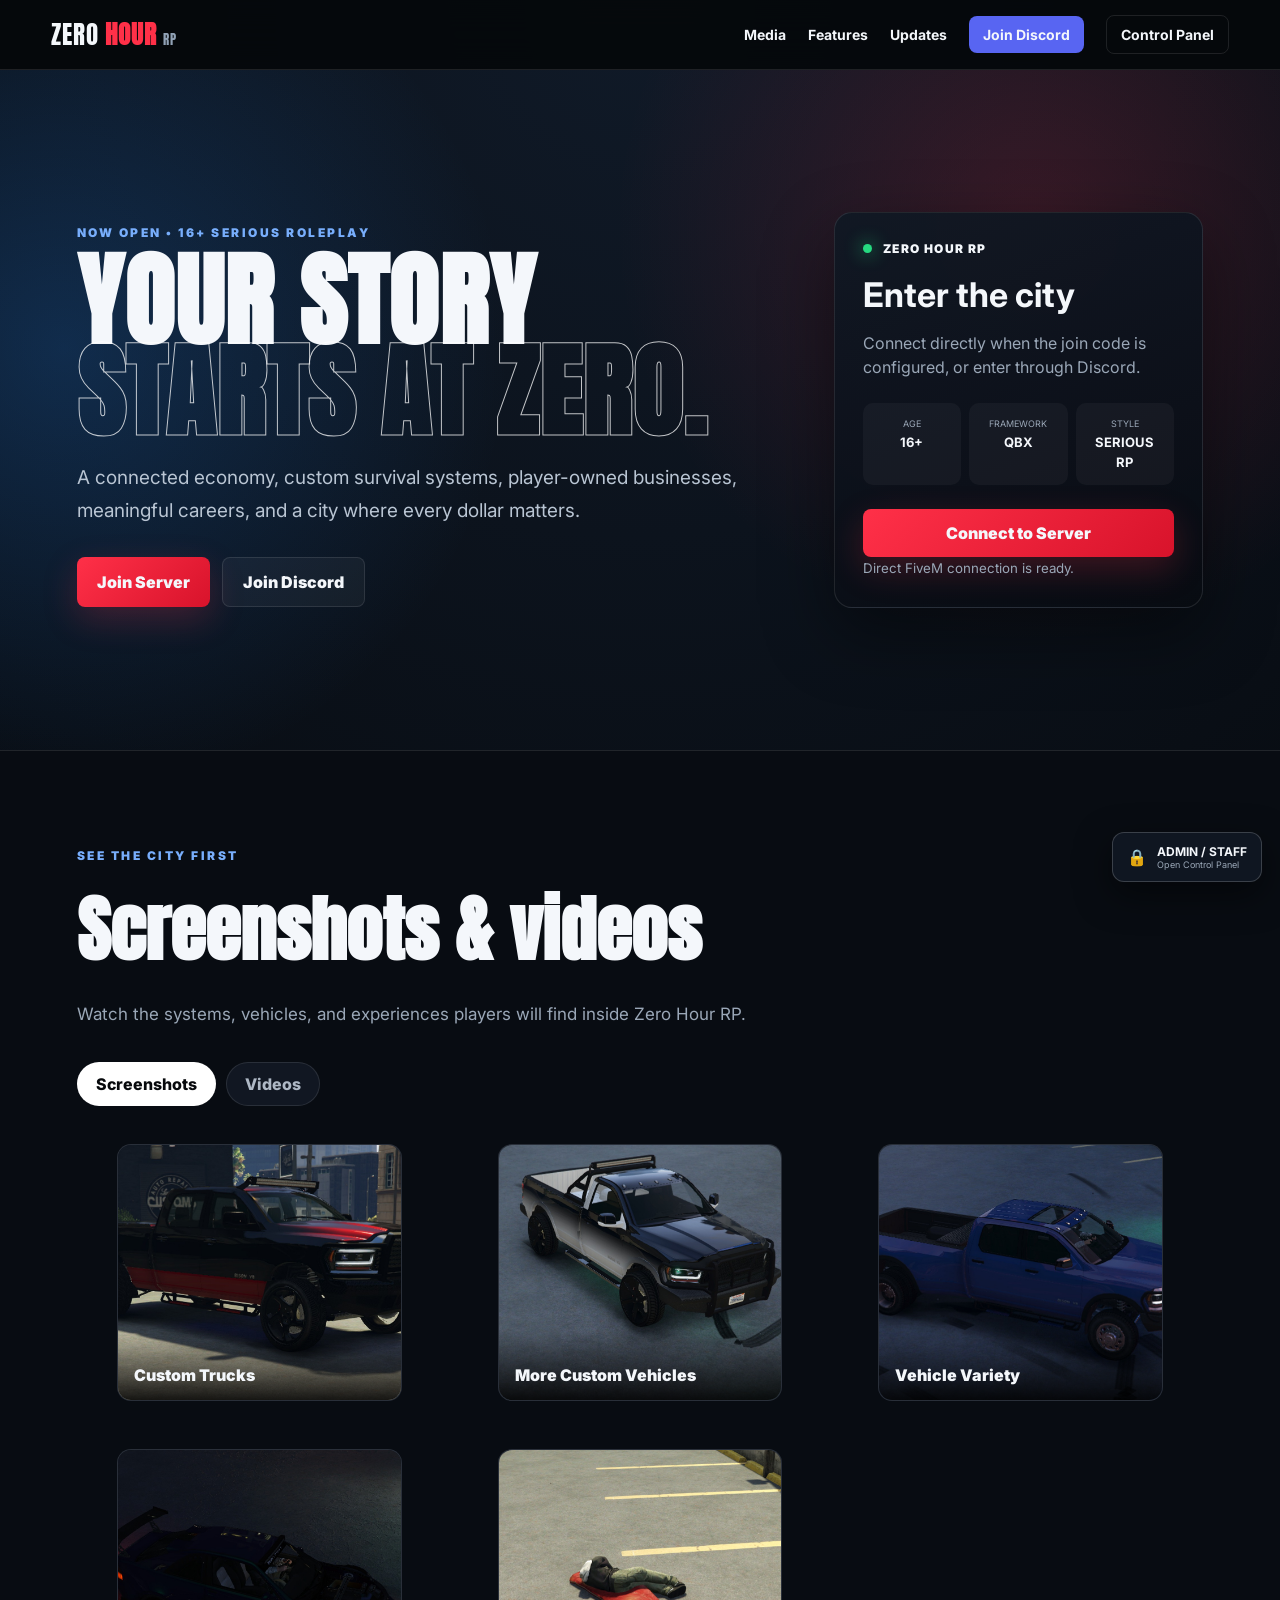
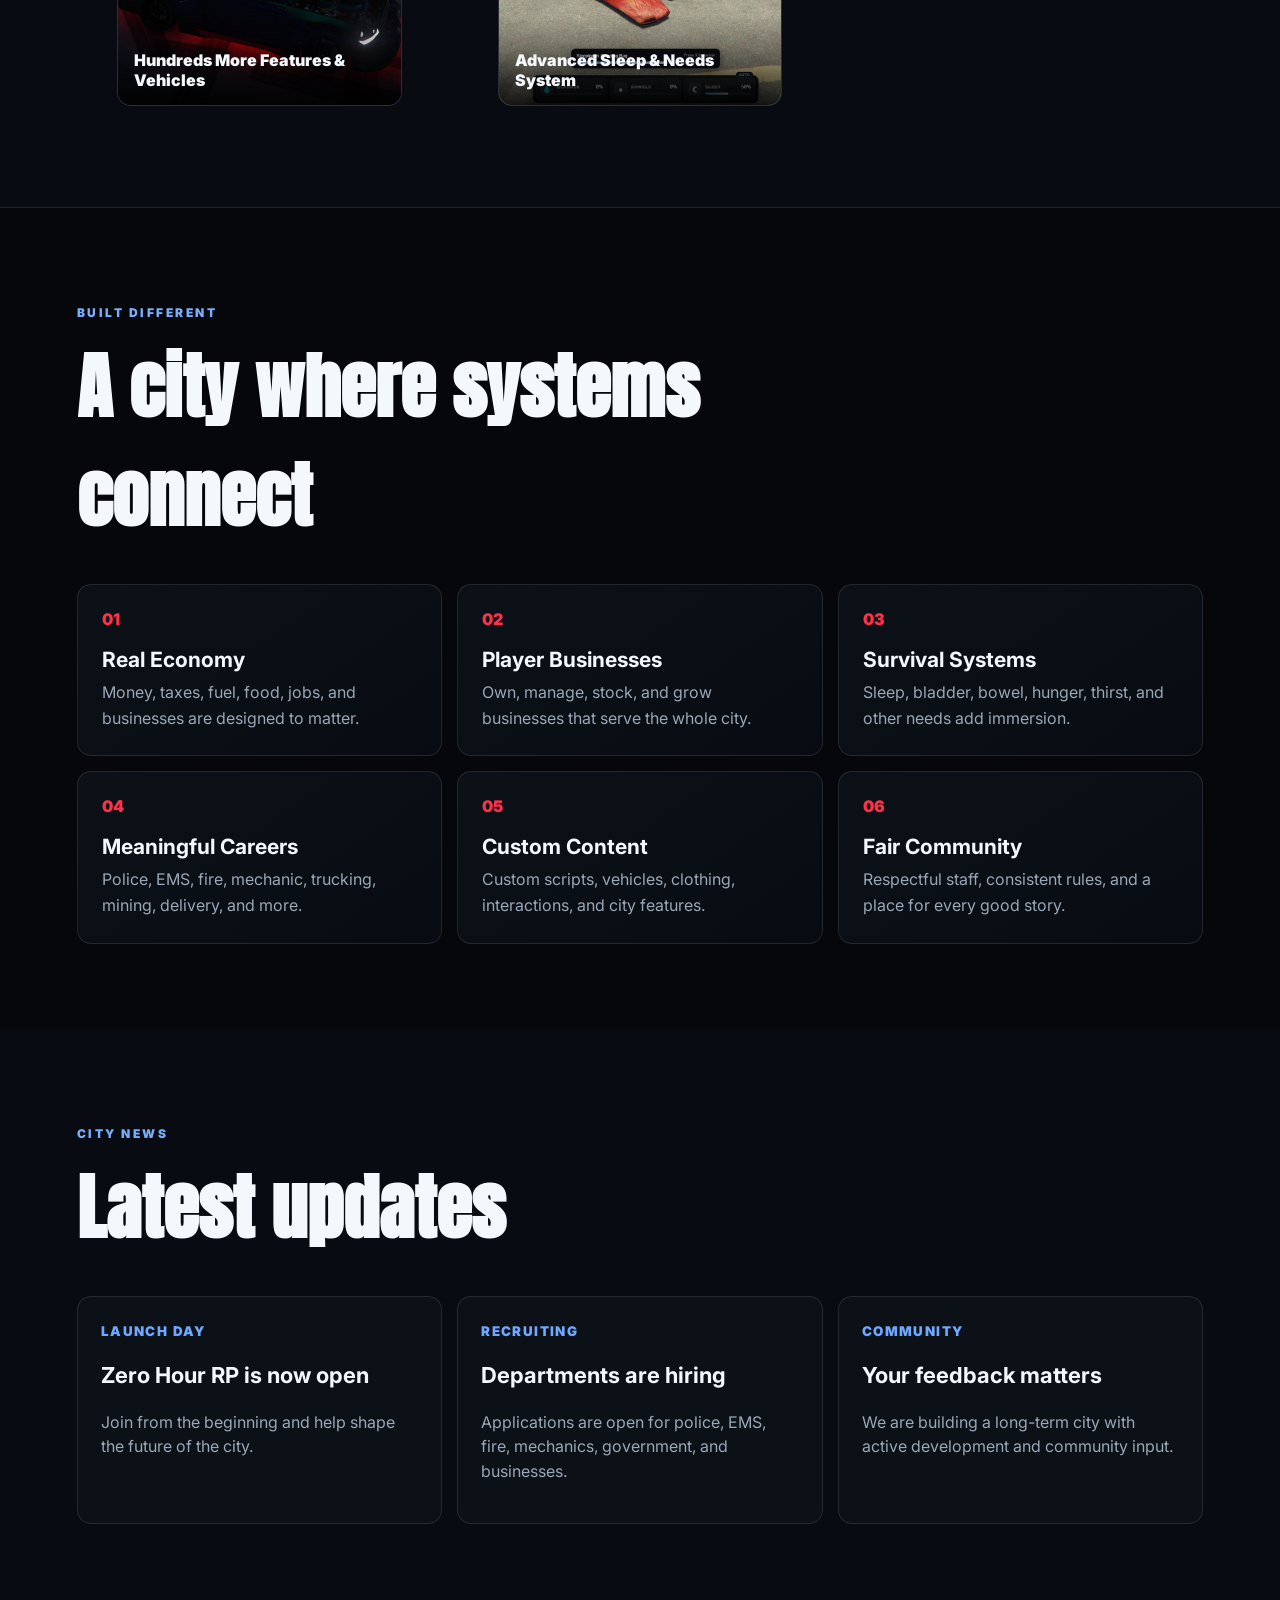
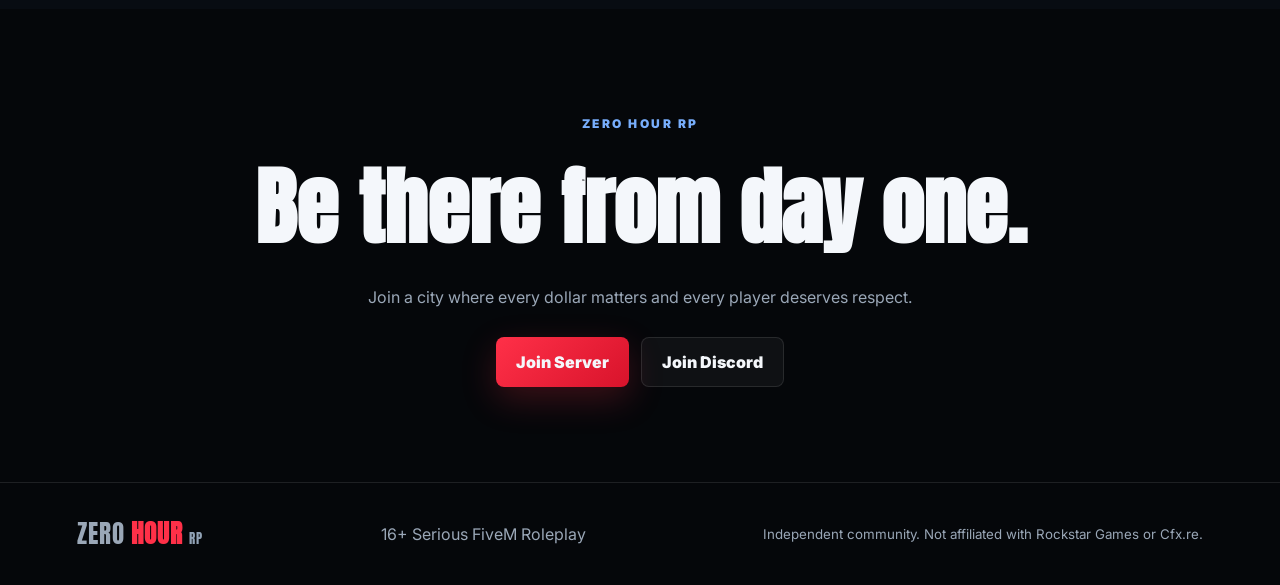
<file: index.html>
<!doctype html>
<html lang="en">
<head>
  <meta charset="utf-8">
  <meta name="viewport" content="width=device-width,initial-scale=1">
  <meta name="theme-color" content="#05070a">
  <meta name="description" content="Zero Hour RP — serious 16+ FiveM roleplay with a connected economy, custom systems, careers, businesses, and fair staff.">
  <title>Zero Hour RP | FiveM Roleplay</title>
  <link rel="preconnect" href="https://fonts.googleapis.com">
  <link rel="preconnect" href="https://fonts.gstatic.com" crossorigin>
  <link href="https://fonts.googleapis.com/css2?family=Anton&family=Inter:wght@400;500;600;700;800;900&display=swap" rel="stylesheet">
  <link rel="stylesheet" href="style.css?v=1">
</head>
<body>
  <header class="topbar">
    <a class="brand" href="#home"><span>ZERO</span><b>HOUR</b><em>RP</em></a>
    <button class="nav-toggle" aria-label="Open navigation">☰</button>
    <nav>
      <a href="#media">Media</a>
      <a href="#features">Features</a>
      <a href="#updates">Updates</a>
      <a class="nav-discord" href="https://discord.gg/8rCsghjneQ" target="_blank" rel="noopener">Join Discord</a>
      <a class="nav-panel" href="admin.html">Control Panel</a>
    </nav>
  </header>

  <main id="home">
    <section class="hero">
      <div class="hero-glow"></div>
      <div class="hero-copy">
        <p class="eyebrow">NOW OPEN • 16+ SERIOUS ROLEPLAY</p>
        <h1>YOUR STORY<br><span>STARTS AT ZERO.</span></h1>
        <p class="hero-text">A connected economy, custom survival systems, player-owned businesses, meaningful careers, and a city where every dollar matters.</p>
        <div class="hero-actions">
          <a class="button primary" id="joinServerTop" href="#join">Join Server</a>
          <a class="button secondary" href="https://discord.gg/8rCsghjneQ" target="_blank" rel="noopener">Join Discord</a>
        </div>
      </div>

      <aside class="join-card" id="join">
        <div class="online"><span></span> ZERO HOUR RP</div>
        <h2>Enter the city</h2>
        <p>Connect directly when the join code is configured, or enter through Discord.</p>
        <div class="join-details">
          <div><small>AGE</small><strong>16+</strong></div>
          <div><small>FRAMEWORK</small><strong>QBX</strong></div>
          <div><small>STYLE</small><strong>SERIOUS RP</strong></div>
        </div>
        <a class="button primary full" id="connectButton" href="https://discord.gg/8rCsghjneQ" target="_blank" rel="noopener">Join Through Discord</a>
        <small id="configNote">Add your Cfx.re join code in config.js for direct connection.</small>
      </aside>
    </section>

    <section class="media-section" id="media">
      <div class="section-heading">
        <p class="eyebrow">SEE THE CITY FIRST</p>
        <h2>Screenshots & videos</h2>
        <p>Watch the systems, vehicles, and experiences players will find inside Zero Hour RP.</p>
      </div>

      <div class="media-tabs">
        <button class="tab active" data-tab="screenshots">Screenshots</button>
        <button class="tab" data-tab="videos">Videos</button>
      </div>

      <div id="screenshotsPanel" class="tab-panel active">
        <div class="gallery" id="galleryGrid"></div>
        <p class="empty-state" id="galleryEmpty">No screenshots have been posted yet.</p>
      </div>

      <div id="videosPanel" class="tab-panel">
        <div class="videos-grid" id="videosGrid"></div>
        <p class="empty-state" id="videosEmpty">No videos have been posted yet.</p>
      </div>
    </section>

    <section class="features-section" id="features">
      <div class="section-heading">
        <p class="eyebrow">BUILT DIFFERENT</p>
        <h2>A city where systems connect</h2>
      </div>
      <div class="feature-grid">
        <article><span>01</span><h3>Real Economy</h3><p>Money, taxes, fuel, food, jobs, and businesses are designed to matter.</p></article>
        <article><span>02</span><h3>Player Businesses</h3><p>Own, manage, stock, and grow businesses that serve the whole city.</p></article>
        <article><span>03</span><h3>Survival Systems</h3><p>Sleep, bladder, bowel, hunger, thirst, and other needs add immersion.</p></article>
        <article><span>04</span><h3>Meaningful Careers</h3><p>Police, EMS, fire, mechanic, trucking, mining, delivery, and more.</p></article>
        <article><span>05</span><h3>Custom Content</h3><p>Custom scripts, vehicles, clothing, interactions, and city features.</p></article>
        <article><span>06</span><h3>Fair Community</h3><p>Respectful staff, consistent rules, and a place for every good story.</p></article>
      </div>
    </section>

    <section class="updates-section" id="updates">
      <div class="section-heading">
        <p class="eyebrow">CITY NEWS</p>
        <h2>Latest updates</h2>
      </div>
      <div class="updates-grid" id="updatesGrid"></div>
    </section>

    <section class="cta">
      <p class="eyebrow">ZERO HOUR RP</p>
      <h2>Be there from day one.</h2>
      <p>Join a city where every dollar matters and every player deserves respect.</p>
      <div class="hero-actions centered">
        <a class="button primary" id="joinServerBottom" href="#join">Join Server</a>
        <a class="button secondary" href="https://discord.gg/8rCsghjneQ" target="_blank" rel="noopener">Join Discord</a>
      </div>
    </section>
  </main>

  <a class="floating-panel" href="admin.html">🔒 <span><strong>ADMIN / STAFF</strong><small>Open Control Panel</small></span></a>

  <footer>
    <a class="brand" href="#home"><span>ZERO</span><b>HOUR</b><em>RP</em></a>
    <p>16+ Serious FiveM Roleplay</p>
    <small>Independent community. Not affiliated with Rockstar Games or Cfx.re.</small>
  </footer>

  <script src="config.js"></script>
  <script src="site-data.js?v=1"></script>
  <script src="site.js?v=1"></script>
</body>
</html>
</file>
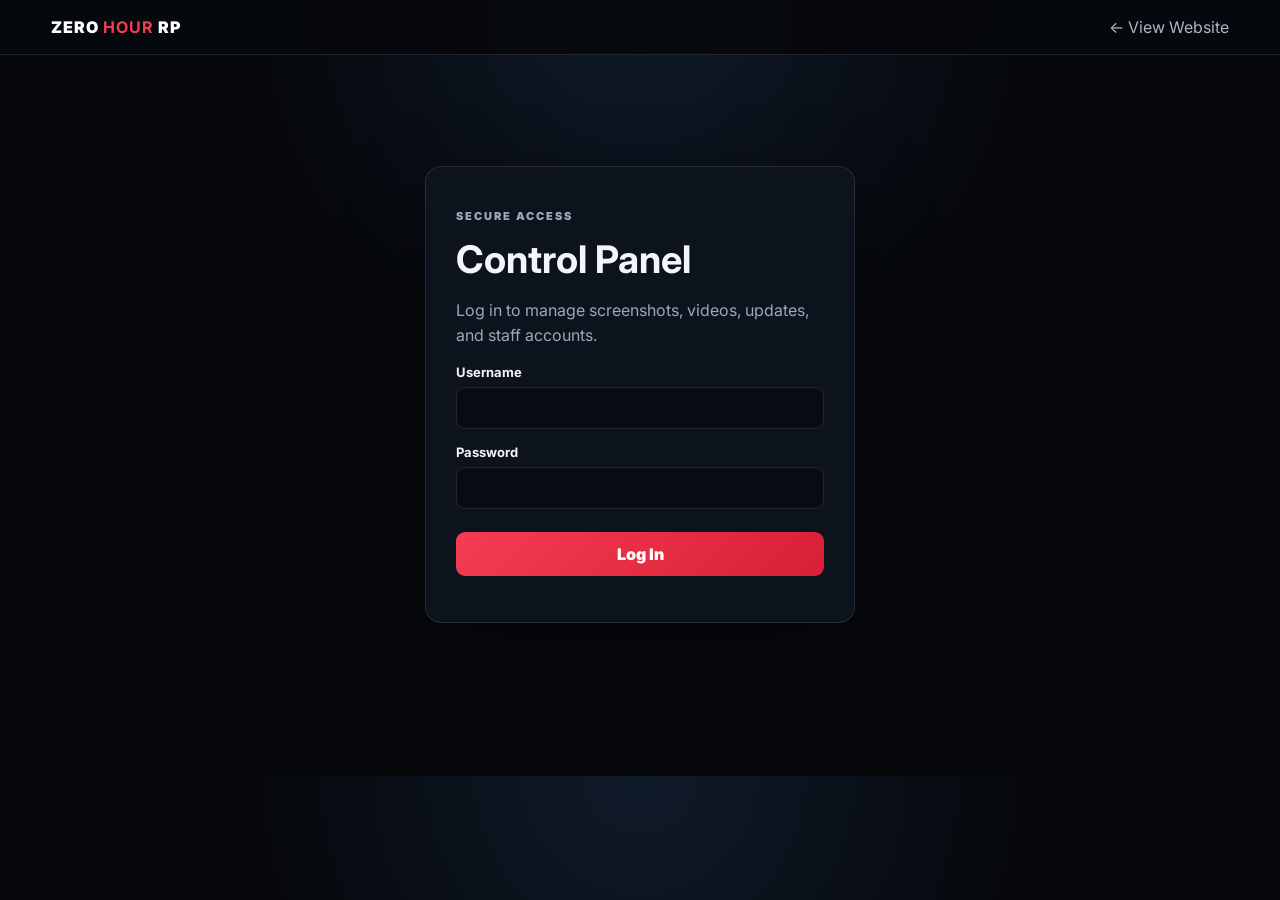
<file: admin.html>
<!doctype html>
<html lang="en">
<head>
  <meta charset="utf-8">
  <meta name="viewport" content="width=device-width,initial-scale=1">
  <title>Zero Hour RP Control Panel</title>
  <link rel="preconnect" href="https://fonts.googleapis.com">
  <link href="https://fonts.googleapis.com/css2?family=Inter:wght@400;600;700;800;900&display=swap" rel="stylesheet">
  <link rel="stylesheet" href="admin.css?v=1">
</head>
<body>
  <header class="panel-header">
    <a href="index.html" class="panel-brand">ZERO <b>HOUR</b> RP</a>
    <a href="index.html" class="back-link">← View Website</a>
  </header>

  <main class="panel-shell">
    <section id="loginView" class="login-card">
      <p class="eyebrow">SECURE ACCESS</p>
      <h1>Control Panel</h1>
      <p>Log in to manage screenshots, videos, updates, and staff accounts.</p>
      <label>Username<input id="username" autocomplete="username"></label>
      <label>Password<input id="password" type="password" autocomplete="current-password"></label>
      <button id="loginButton" class="primary">Log In</button>
      <p id="loginMessage" class="message"></p>
    </section>

    <section id="panelView" hidden>
      <div class="panel-title">
        <div><p class="eyebrow">ZERO HOUR RP</p><h1>Website Control Panel</h1><p id="roleText"></p></div>
        <button id="logoutButton" class="ghost">Log Out</button>
      </div>

      <nav class="panel-tabs">
        <button class="active" data-panel="mediaManager">Screenshots & Videos</button>
        <button data-panel="updatesManager">Updates</button>
        <button data-panel="staffManager" id="staffTab">Staff Accounts</button>
        <button data-panel="publishManager">Publish to GitHub</button>
      </nav>

      <section class="manager active" id="mediaManager">
        <div class="manager-heading"><div><h2>Media Manager</h2><p>Screenshots and videos are placed first, and both save into the same images/uploads folder.</p></div></div>
        <div class="upload-grid">
          <article class="upload-box">
            <h3>Add Screenshots</h3>
            <p>Supports PNG, JPG, JPEG, WebP, and GIF. You can select several at once.</p>
            <input id="photoInput" type="file" accept="image/png,image/jpeg,image/webp,image/gif" multiple>
          </article>
          <article class="upload-box">
            <h3>Add Videos</h3>
            <p>Supports MP4, WebM, and OGG. MP4 with H.264/AAC works best.</p>
            <input id="videoInput" type="file" accept="video/mp4,video/webm,video/ogg" multiple>
          </article>
        </div>
        <h3 class="subheading">Screenshots</h3>
        <div id="galleryEditor" class="editor-grid"></div>
        <h3 class="subheading">Videos</h3>
        <div id="videoEditor" class="editor-grid"></div>
      </section>

      <section class="manager" id="updatesManager">
        <div class="manager-heading"><div><h2>City Updates</h2><p>Add announcements and news cards.</p></div><button id="addUpdate" class="primary">Add Update</button></div>
        <div id="updatesEditor" class="editor-list"></div>
      </section>

      <section class="manager" id="staffManager">
        <div class="manager-heading"><div><h2>Staff Accounts</h2><p>Owner-only account management.</p></div><button id="addStaff" class="primary">Add Account</button></div>
        <div id="staffEditor" class="editor-list"></div>
      </section>

      <section class="manager" id="publishManager">
        <div class="manager-heading"><div><h2>Publish Changes</h2><p>GitHub Pages cannot let a browser permanently write into the repository by itself. This panel prepares the full updated website folder for you.</p></div></div>
        <div class="publish-card">
          <h3>Save Updated Website Folder</h3>
          <p>This is the recommended method for screenshots and large videos. It avoids the browser ZIP memory error.</p>
          <button id="saveFolderButton" class="primary">Save Complete Website Folder</button>
        </div>
        <div class="publish-card">
          <h3>Reset Local Panel Draft</h3>
          <p>Use this if deleted screenshots return or blank cards appear. It clears only the browser's saved draft and reloads the published site data.</p>
          <button id="resetDraftButton" class="danger">Clear Saved Draft</button>
        </div>
        <p id="statusMessage" class="status"></p>
      </section>
    </section>
  </main>

  <script src="site-data.js?v=1"></script>
  <script src="panel-users.js"></script>
  <script src="admin.js?v=1"></script>
</body>
</html>
</file>
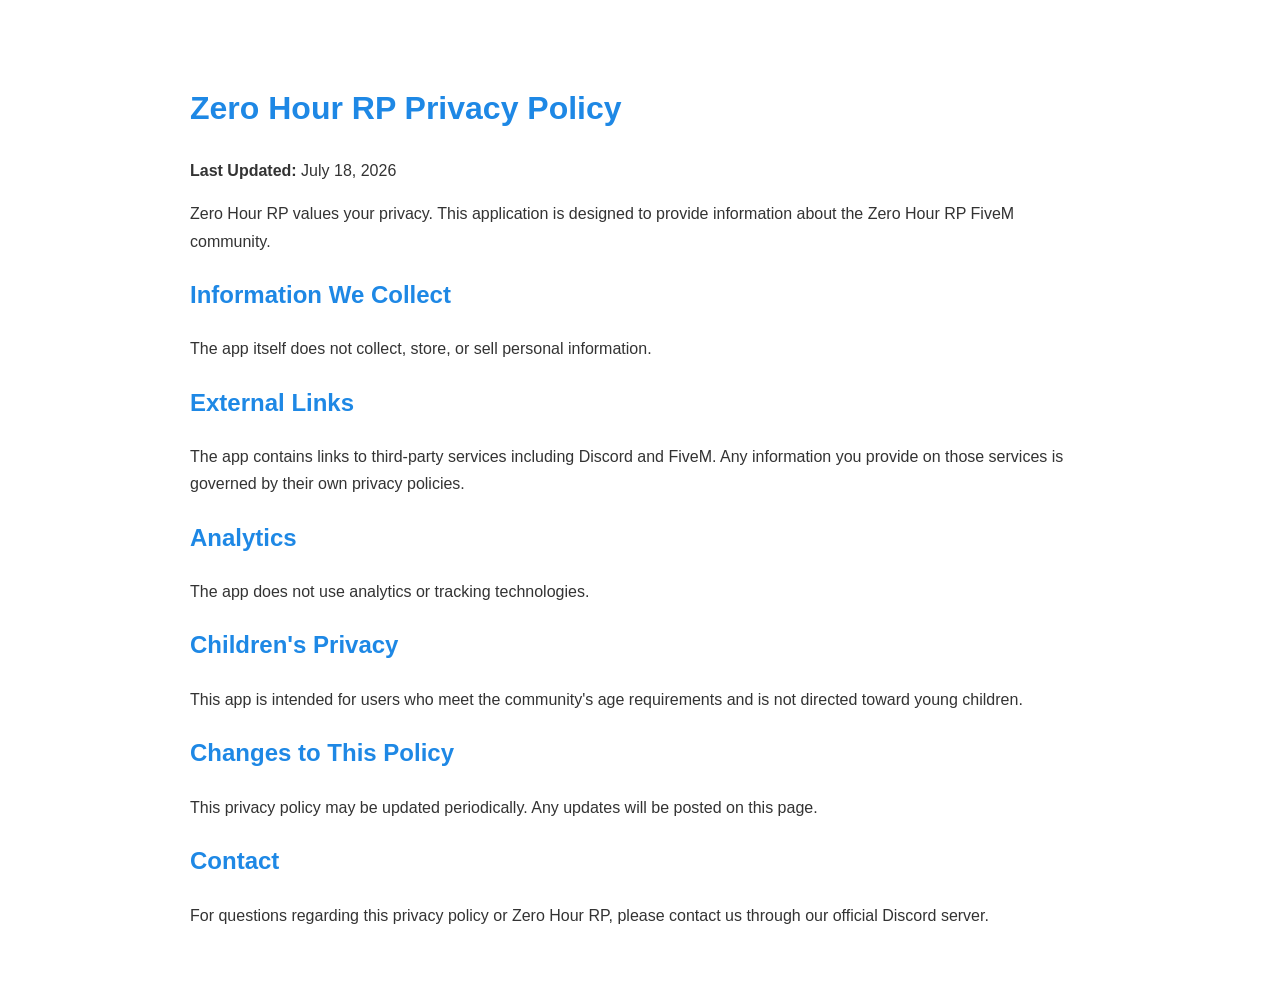
<file: privacy.html>
<!DOCTYPE html>
<html lang="en">
<head>
    <meta charset="UTF-8">
    <meta name="viewport" content="width=device-width, initial-scale=1.0">
    <title>Zero Hour RP Privacy Policy</title>
    <style>
        body {
            font-family: Arial, sans-serif;
            max-width: 900px;
            margin: 40px auto;
            padding: 20px;
            line-height: 1.7;
            color: #333;
        }
        h1, h2 {
            color: #1e88e5;
        }
    </style>
</head>
<body>

<h1>Zero Hour RP Privacy Policy</h1>

<p><strong>Last Updated:</strong> July 18, 2026</p>

<p>Zero Hour RP values your privacy. This application is designed to provide information about the Zero Hour RP FiveM community.</p>

<h2>Information We Collect</h2>
<p>The app itself does not collect, store, or sell personal information.</p>

<h2>External Links</h2>
<p>The app contains links to third-party services including Discord and FiveM. Any information you provide on those services is governed by their own privacy policies.</p>

<h2>Analytics</h2>
<p>The app does not use analytics or tracking technologies.</p>

<h2>Children's Privacy</h2>
<p>This app is intended for users who meet the community's age requirements and is not directed toward young children.</p>

<h2>Changes to This Policy</h2>
<p>This privacy policy may be updated periodically. Any updates will be posted on this page.</p>

<h2>Contact</h2>
<p>For questions regarding this privacy policy or Zero Hour RP, please contact us through our official Discord server.</p>

</body>
</html>
</file>
<file: style.css>
:root{--bg:#05070a;--panel:#0c1118;--panel2:#111824;--text:#f4f7fb;--muted:#9aa7b7;--red:#ff3048;--blue:#258cff;--line:rgba(255,255,255,.10)}
*{box-sizing:border-box}html{scroll-behavior:smooth}body{margin:0;background:radial-gradient(circle at top,#101a28 0,#05070a 38%);color:var(--text);font-family:Inter,Arial,sans-serif}a{color:inherit;text-decoration:none}button,input,textarea,select{font:inherit}
.topbar{position:sticky;top:0;z-index:50;display:flex;align-items:center;justify-content:space-between;padding:15px 4vw;background:rgba(5,7,10,.88);backdrop-filter:blur(16px);border-bottom:1px solid var(--line)}
.brand{display:flex;gap:6px;align-items:baseline;font-family:Anton,sans-serif;letter-spacing:1px;font-size:25px}.brand b{color:var(--red)}.brand em{font-style:normal;font-size:13px;color:#91a2b6}
.topbar nav{display:flex;align-items:center;gap:22px;font-weight:700;font-size:14px}.topbar nav a:hover{color:#fff}.nav-discord,.nav-panel{padding:10px 14px;border-radius:8px}.nav-discord{background:#5865f2}.nav-panel{border:1px solid var(--line)}.nav-toggle{display:none;background:none;color:#fff;border:0;font-size:25px}
.hero{min-height:680px;display:grid;grid-template-columns:1.45fr .75fr;gap:42px;align-items:center;padding:90px 6vw;position:relative;overflow:hidden}.hero-glow{position:absolute;inset:-40%;background:radial-gradient(circle at 25% 45%,rgba(37,140,255,.22),transparent 24%),radial-gradient(circle at 67% 35%,rgba(255,48,72,.18),transparent 24%);pointer-events:none}.hero-copy,.join-card{position:relative;z-index:1}.eyebrow{font-weight:900;letter-spacing:2.5px;color:#78aefc;font-size:12px}.hero h1{font-family:Anton,sans-serif;font-size:clamp(58px,8vw,118px);line-height:.89;margin:16px 0 24px;letter-spacing:1px}.hero h1 span{color:transparent;-webkit-text-stroke:1px rgba(255,255,255,.75)}.hero-text{max-width:730px;font-size:19px;line-height:1.7;color:#b9c5d3}.hero-actions{display:flex;gap:12px;flex-wrap:wrap;margin-top:30px}.button{display:inline-flex;justify-content:center;align-items:center;padding:14px 20px;border-radius:8px;font-weight:900}.primary{background:linear-gradient(135deg,var(--red),#d8132b);box-shadow:0 12px 35px rgba(255,48,72,.22)}.secondary{border:1px solid var(--line);background:rgba(255,255,255,.045)}.full{width:100%}.centered{justify-content:center}
.join-card{padding:28px;border:1px solid var(--line);border-radius:18px;background:linear-gradient(160deg,rgba(17,24,36,.96),rgba(8,12,18,.96));box-shadow:0 25px 70px rgba(0,0,0,.45)}.join-card h2{font-size:34px;margin:18px 0 8px}.join-card p,.join-card small{color:var(--muted);line-height:1.5}.online{font-size:12px;letter-spacing:1.4px;font-weight:900}.online span{display:inline-block;width:9px;height:9px;border-radius:50%;background:#26d980;box-shadow:0 0 18px #26d980;margin-right:8px}.join-details{display:grid;grid-template-columns:repeat(3,1fr);gap:8px;margin:24px 0}.join-details div{padding:14px 10px;background:rgba(255,255,255,.04);border-radius:10px;text-align:center}.join-details small{display:block;font-size:9px}.join-details strong{font-size:13px}
.media-section,.features-section,.updates-section{padding:85px 6vw}.media-section{background:#080c12;border-top:1px solid var(--line);border-bottom:1px solid var(--line)}.section-heading{max-width:760px;margin-bottom:34px}.section-heading h2{font-family:Anton,sans-serif;font-size:clamp(42px,6vw,72px);margin:8px 0 12px}.section-heading>p:last-child{color:var(--muted);font-size:17px;line-height:1.6}.media-tabs{display:flex;gap:10px;margin-bottom:22px}.tab{border:1px solid var(--line);background:#111722;color:#aeb8c5;padding:11px 18px;border-radius:999px;font-weight:800;cursor:pointer}.tab.active{background:#fff;color:#07090c}.tab-panel{display:none}.tab-panel.active{display:block}.gallery{display:grid;grid-template-columns:repeat(3,1fr);gap:16px}.gallery-card{position:relative;min-height:255px;border-radius:14px;overflow:hidden;background:#111722;border:1px solid var(--line)}.gallery-card img{width:100%;height:100%;min-height:255px;object-fit:cover;display:block}.gallery-card figcaption{position:absolute;left:0;right:0;bottom:0;padding:35px 16px 15px;background:linear-gradient(transparent,rgba(0,0,0,.88));font-weight:900}.videos-grid{display:grid;grid-template-columns:repeat(2,1fr);gap:18px}.video-card{border:1px solid var(--line);background:var(--panel);border-radius:14px;overflow:hidden}.video-card video,.video-card iframe{display:block;width:100%;aspect-ratio:16/9;background:#000;border:0}.video-info{padding:18px}.video-info h3{margin:0 0 8px;font-size:22px}.video-info p{white-space:pre-line;color:var(--muted);line-height:1.55;margin:0}.empty-state{display:none;color:var(--muted);padding:24px;border:1px dashed var(--line);border-radius:12px}
.feature-grid{display:grid;grid-template-columns:repeat(3,1fr);gap:15px}.feature-grid article{padding:24px;border:1px solid var(--line);border-radius:14px;background:linear-gradient(145deg,var(--panel),#080c12)}.feature-grid article span{color:var(--red);font-weight:900}.feature-grid h3{font-size:21px;margin:18px 0 8px}.feature-grid p{margin:0;color:var(--muted);line-height:1.6}
.updates-section{background:#080c12}.updates-grid{display:grid;grid-template-columns:repeat(3,1fr);gap:15px}.update-card{padding:23px;border:1px solid var(--line);border-radius:14px;background:var(--panel)}.update-card small{color:#70a8ff;font-weight:900;letter-spacing:1.4px}.update-card h3{font-size:22px}.update-card p{color:var(--muted);line-height:1.55}
.cta{text-align:center;padding:95px 6vw}.cta h2{font-family:Anton,sans-serif;font-size:clamp(48px,7vw,85px);margin:8px}.cta>p:not(.eyebrow){color:var(--muted)}
.floating-panel{position:fixed;right:18px;bottom:18px;z-index:60;display:flex;align-items:center;gap:10px;background:#0f1621;border:1px solid rgba(255,255,255,.18);padding:11px 14px;border-radius:12px;box-shadow:0 12px 35px rgba(0,0,0,.5)}.floating-panel strong,.floating-panel small{display:block}.floating-panel strong{font-size:12px}.floating-panel small{font-size:9px;color:var(--muted)}
footer{display:flex;align-items:center;justify-content:space-between;gap:20px;padding:25px 6vw;border-top:1px solid var(--line);color:var(--muted)}
@media(max-width:900px){.hero{grid-template-columns:1fr;padding-top:70px}.gallery,.feature-grid,.updates-grid{grid-template-columns:repeat(2,1fr)}.videos-grid{grid-template-columns:1fr}.topbar nav{display:none;position:absolute;left:0;right:0;top:64px;flex-direction:column;padding:22px;background:#090d13;border-bottom:1px solid var(--line)}.topbar nav.open{display:flex}.nav-toggle{display:block}}
@media(max-width:600px){.hero{padding:65px 20px}.media-section,.features-section,.updates-section,.cta{padding:65px 20px}.gallery,.feature-grid,.updates-grid{grid-template-columns:1fr}.join-details{grid-template-columns:1fr}.hero h1{font-size:58px}.topbar{padding:13px 18px}footer{flex-direction:column;text-align:center}.floating-panel{right:10px;bottom:10px}.gallery-card,.gallery-card img{min-height:210px}}
</file>
<file: admin.css>
:root{--bg:#06080c;--panel:#0d131c;--panel2:#121a26;--line:rgba(255,255,255,.11);--text:#f2f6fb;--muted:#9ba8b7;--red:#f43c52;--blue:#2b8cff}
*{box-sizing:border-box}body{margin:0;background:radial-gradient(circle at top,#101b2a,#06080c 38%);color:var(--text);font-family:Inter,Arial,sans-serif}button,input,textarea,select{font:inherit}button{cursor:pointer}.panel-header{display:flex;justify-content:space-between;align-items:center;padding:17px 4vw;border-bottom:1px solid var(--line);background:rgba(6,8,12,.92);position:sticky;top:0;z-index:20}.panel-brand{color:#fff;text-decoration:none;font-weight:900;letter-spacing:1px}.panel-brand b{color:var(--red)}.back-link{color:#aab6c5;text-decoration:none}.panel-shell{max-width:1260px;margin:auto;padding:48px 4vw 90px}.login-card{max-width:430px;margin:7vh auto;padding:30px;border:1px solid var(--line);background:var(--panel);border-radius:16px;box-shadow:0 25px 80px rgba(0,0,0,.4)}.eyebrow{font-size:11px;letter-spacing:2px;font-weight:900;color:#7eb1ff}.login-card h1,.panel-title h1{font-size:38px;margin:8px 0}.login-card p,.panel-title p,.manager-heading p,.upload-box p,.publish-card p{color:var(--muted);line-height:1.55}.login-card label{display:block;margin:15px 0;font-weight:700;font-size:13px}.login-card input,.field input,.field textarea,.field select{width:100%;margin-top:7px;background:#080c12;border:1px solid var(--line);border-radius:9px;padding:12px;color:#fff}.primary,.ghost,.danger{border:0;border-radius:9px;padding:12px 16px;color:#fff;font-weight:900}.primary{background:linear-gradient(135deg,var(--red),#d91f36)}.ghost{background:#151d29;border:1px solid var(--line)}.danger{background:#7f1d2d}.login-card .primary{width:100%;margin-top:8px}.message,.status{color:#ffadba}.panel-title{display:flex;justify-content:space-between;align-items:flex-start;gap:20px}.panel-tabs{display:flex;gap:8px;flex-wrap:wrap;margin:28px 0}.panel-tabs button{background:#111824;color:#aeb9c6;border:1px solid var(--line);border-radius:999px;padding:10px 15px;font-weight:800}.panel-tabs button.active{background:#fff;color:#080a0d}.manager{display:none}.manager.active{display:block}.manager-heading{display:flex;justify-content:space-between;gap:20px;align-items:center;margin-bottom:22px}.manager-heading h2{font-size:30px;margin:0}.upload-grid{display:grid;grid-template-columns:1fr 1fr;gap:15px}.upload-box,.publish-card{padding:22px;border:1px solid var(--line);background:var(--panel);border-radius:14px}.upload-box input{margin-top:10px;width:100%;background:#090d14;border:1px dashed rgba(255,255,255,.25);border-radius:9px;padding:18px;color:#fff}.subheading{margin:34px 0 14px}.editor-grid{display:grid;grid-template-columns:repeat(2,1fr);gap:15px}.editor-card{padding:15px;border:1px solid var(--line);background:var(--panel);border-radius:14px}.preview{width:100%;aspect-ratio:16/9;background:#05070a;border-radius:9px;overflow:hidden;margin-bottom:12px}.preview img,.preview video{width:100%;height:100%;object-fit:cover}.field{margin:10px 0}.field label{font-size:12px;font-weight:800;color:#c9d1dc}.actions{display:flex;flex-wrap:wrap;gap:8px;margin-top:12px}.actions button{background:#182230;color:#fff;border:1px solid var(--line);border-radius:8px;padding:8px 10px;font-weight:700}.actions .delete{background:#661d28}.editor-list{display:grid;gap:12px}.list-card{padding:18px;border:1px solid var(--line);background:var(--panel);border-radius:13px;display:grid;grid-template-columns:1fr 1fr;gap:12px}.list-card .actions{grid-column:1/-1}.publish-card{margin-bottom:14px}.status{padding:10px 0;white-space:pre-line}
@media(max-width:760px){.upload-grid,.editor-grid,.list-card{grid-template-columns:1fr}.panel-title,.manager-heading{align-items:flex-start;flex-direction:column}.panel-shell{padding:30px 18px}.panel-header{padding:14px 18px}}
</file>
